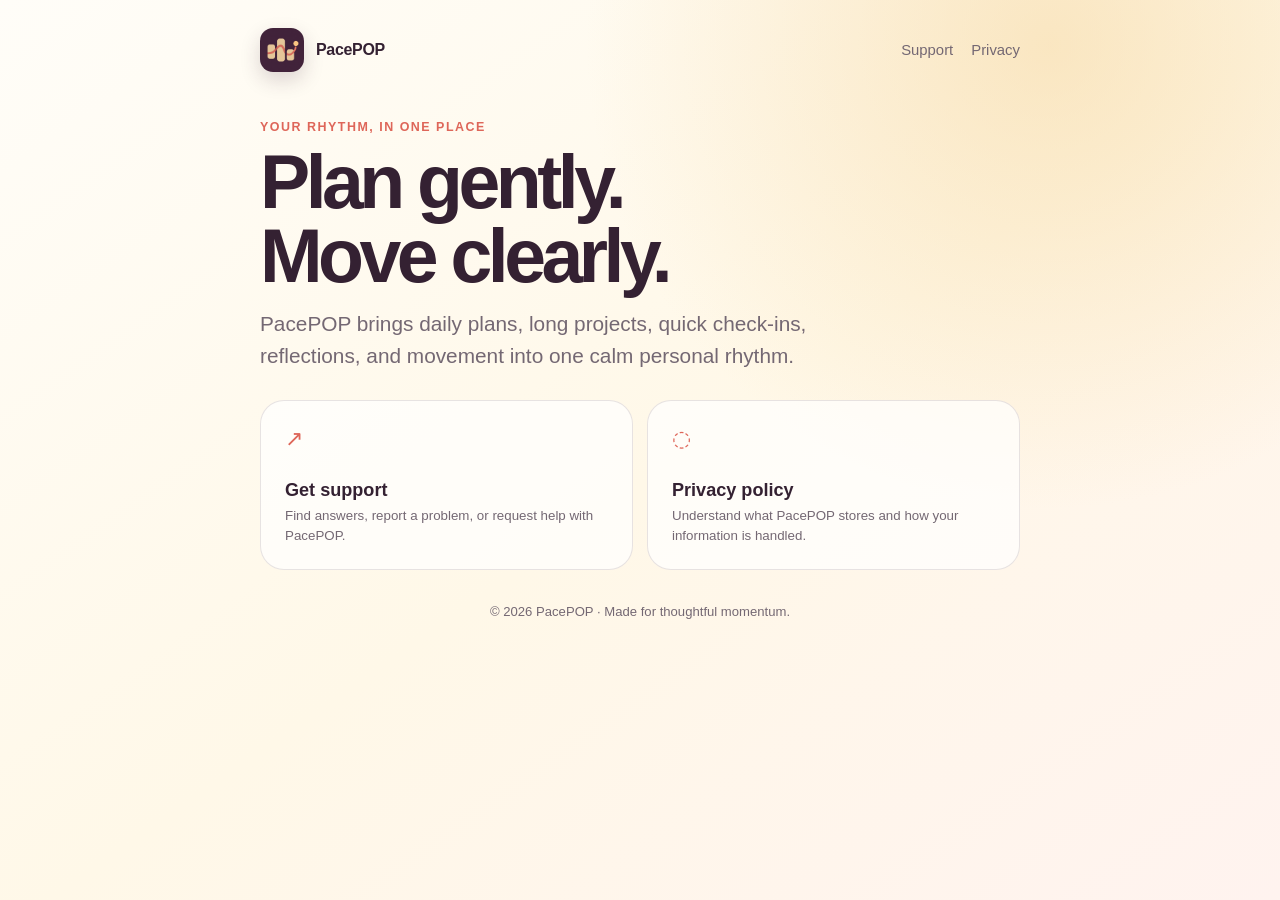
<file: index.html>
<!doctype html>
<html lang="en">
<head>
  <meta charset="utf-8">
  <meta name="viewport" content="width=device-width, initial-scale=1">
  <meta name="description" content="Official support and privacy information for PacePOP, a calm planner for tasks, habits, reflections, and movement.">
  <meta name="theme-color" content="#3c2038">
  <title>PacePOP — Support & Privacy</title>
  <link rel="icon" href="pacepop-icon.png">
  <link rel="apple-touch-icon" href="pacepop-icon.png">
  <link rel="stylesheet" href="styles.css">
</head>
<body>
  <main class="shell">
    <nav aria-label="Main navigation">
      <a class="brand" href="./"><img src="pacepop-icon.png" alt=""><span>PacePOP</span></a>
      <div class="nav-links"><a href="support/">Support</a><a href="privacy/">Privacy</a></div>
    </nav>

    <section class="hero">
      <p class="eyebrow">Your rhythm, in one place</p>
      <h1>Plan gently.<br>Move clearly.</h1>
      <p class="lead">PacePOP brings daily plans, long projects, quick check-ins, reflections, and movement into one calm personal rhythm.</p>
    </section>

    <section class="choices" aria-label="Help resources">
      <a class="choice" href="support/"><span aria-hidden="true">↗</span><strong>Get support</strong><small>Find answers, report a problem, or request help with PacePOP.</small></a>
      <a class="choice" href="privacy/"><span aria-hidden="true">◌</span><strong>Privacy policy</strong><small>Understand what PacePOP stores and how your information is handled.</small></a>
    </section>

    <footer>© 2026 PacePOP · Made for thoughtful momentum.</footer>
  </main>
</body>
</html>
</file>
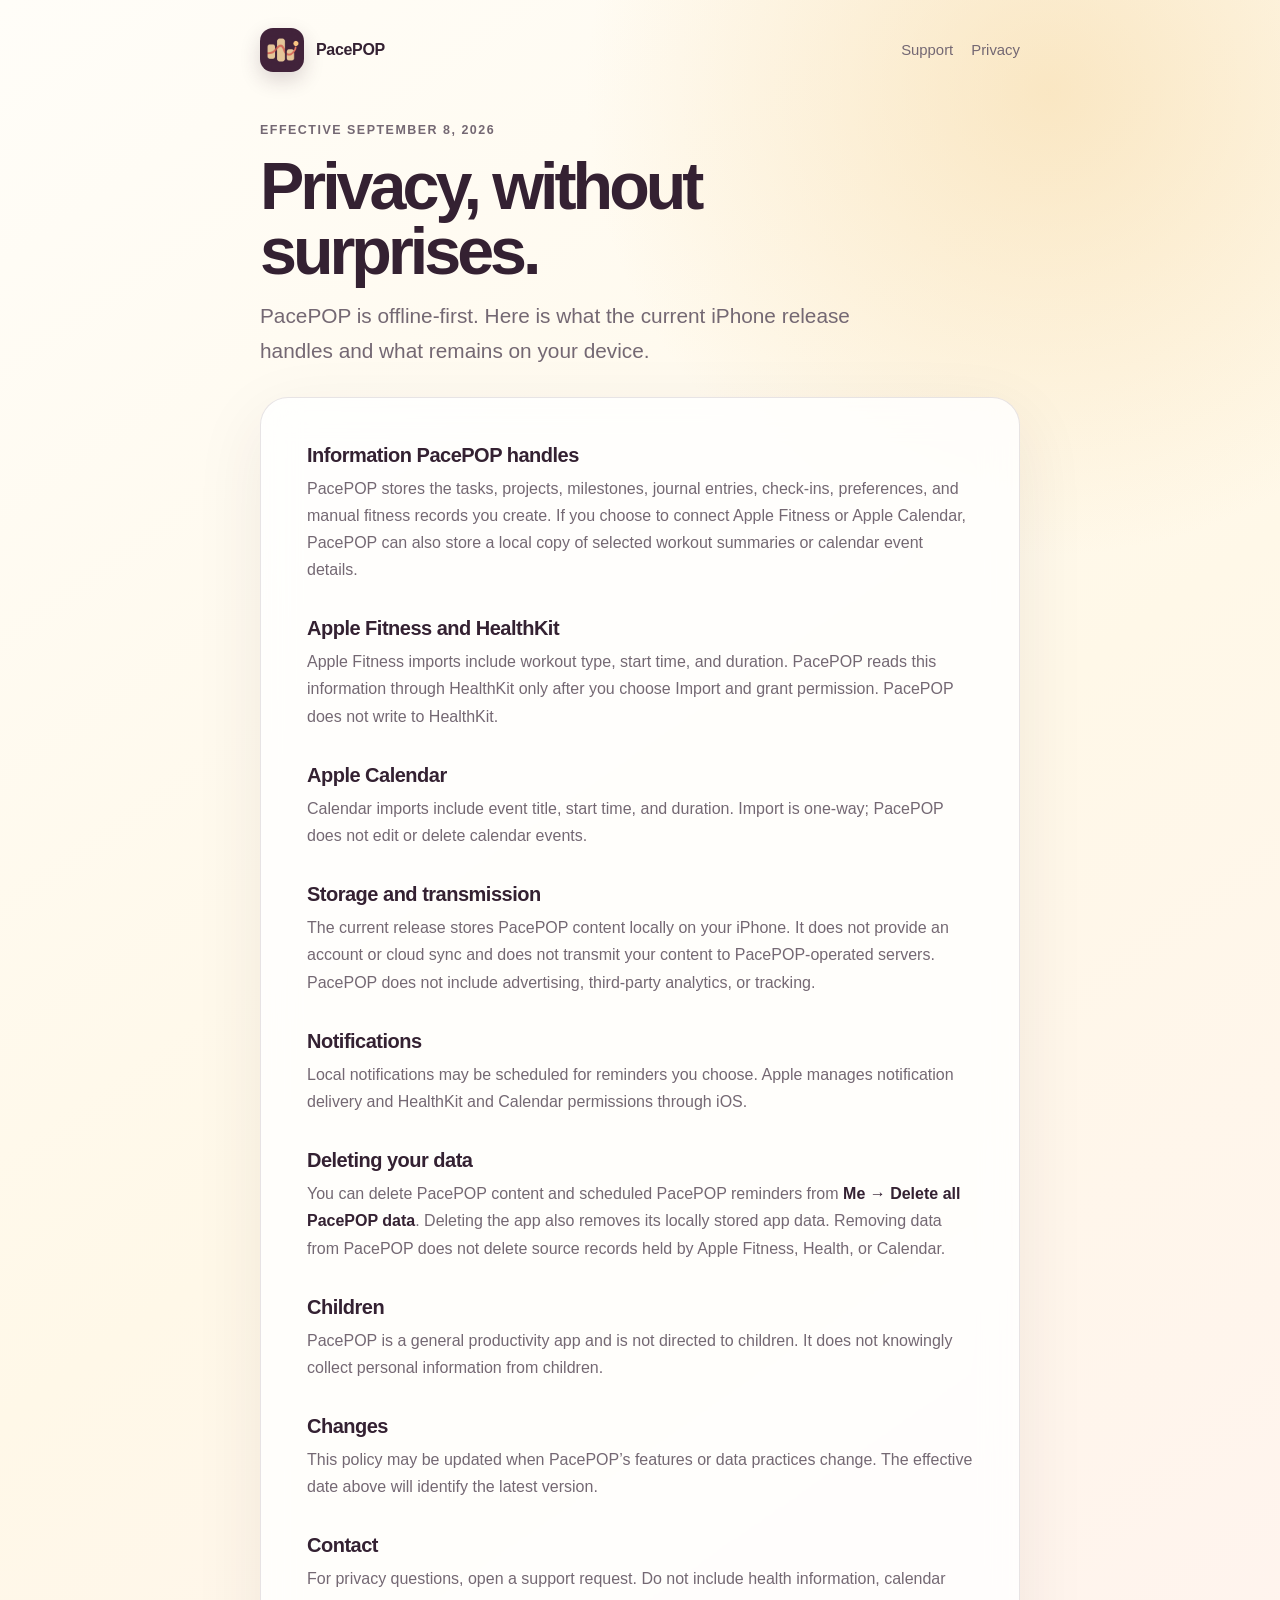
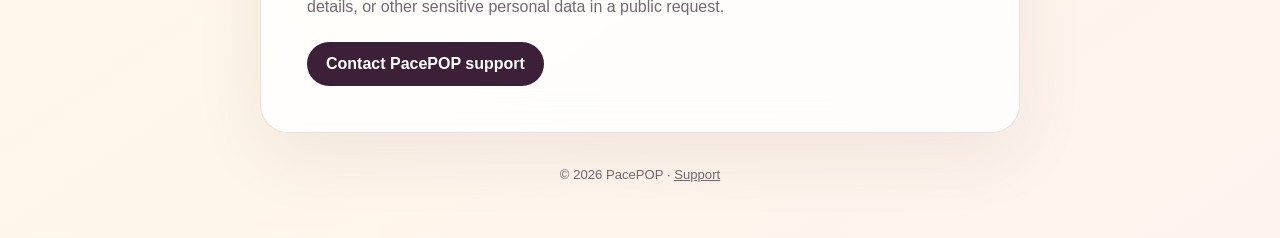
<file: privacy/index.html>
<!doctype html>
<html lang="en">
<head>
  <meta charset="utf-8">
  <meta name="viewport" content="width=device-width, initial-scale=1">
  <meta name="description" content="Privacy policy for the PacePOP iPhone app.">
  <meta name="theme-color" content="#3c2038">
  <title>PacePOP Privacy Policy</title>
  <link rel="icon" href="../pacepop-icon.png">
  <link rel="stylesheet" href="../styles.css">
</head>
<body>
  <main class="shell article">
    <nav aria-label="Main navigation">
      <a class="brand" href="../"><img src="../pacepop-icon.png" alt=""><span>PacePOP</span></a>
      <div class="nav-links"><a href="../support/">Support</a><a href="./" aria-current="page">Privacy</a></div>
    </nav>

    <section class="hero">
      <p class="eyebrow">Effective September 8, 2026</p>
      <h1>Privacy, without surprises.</h1>
      <p class="lead">PacePOP is offline-first. Here is what the current iPhone release handles and what remains on your device.</p>
    </section>

    <article class="card">
      <h2>Information PacePOP handles</h2>
      <p>PacePOP stores the tasks, projects, milestones, journal entries, check-ins, preferences, and manual fitness records you create. If you choose to connect Apple Fitness or Apple Calendar, PacePOP can also store a local copy of selected workout summaries or calendar event details.</p>

      <h2>Apple Fitness and HealthKit</h2>
      <p>Apple Fitness imports include workout type, start time, and duration. PacePOP reads this information through HealthKit only after you choose Import and grant permission. PacePOP does not write to HealthKit.</p>

      <h2>Apple Calendar</h2>
      <p>Calendar imports include event title, start time, and duration. Import is one-way; PacePOP does not edit or delete calendar events.</p>

      <h2>Storage and transmission</h2>
      <p>The current release stores PacePOP content locally on your iPhone. It does not provide an account or cloud sync and does not transmit your content to PacePOP-operated servers. PacePOP does not include advertising, third-party analytics, or tracking.</p>

      <h2>Notifications</h2>
      <p>Local notifications may be scheduled for reminders you choose. Apple manages notification delivery and HealthKit and Calendar permissions through iOS.</p>

      <h2>Deleting your data</h2>
      <p>You can delete PacePOP content and scheduled PacePOP reminders from <strong>Me → Delete all PacePOP data</strong>. Deleting the app also removes its locally stored app data. Removing data from PacePOP does not delete source records held by Apple Fitness, Health, or Calendar.</p>

      <h2>Children</h2>
      <p>PacePOP is a general productivity app and is not directed to children. It does not knowingly collect personal information from children.</p>

      <h2>Changes</h2>
      <p>This policy may be updated when PacePOP’s features or data practices change. The effective date above will identify the latest version.</p>

      <h2>Contact</h2>
      <p>For privacy questions, open a support request. Do not include health information, calendar details, or other sensitive personal data in a public request.</p>
      <a class="button" href="https://github.com/zyh-m/PacePOP/issues/new" rel="noopener">Contact PacePOP support</a>
    </article>

    <footer>© 2026 PacePOP · <a href="../support/">Support</a></footer>
  </main>
</body>
</html>
</file>
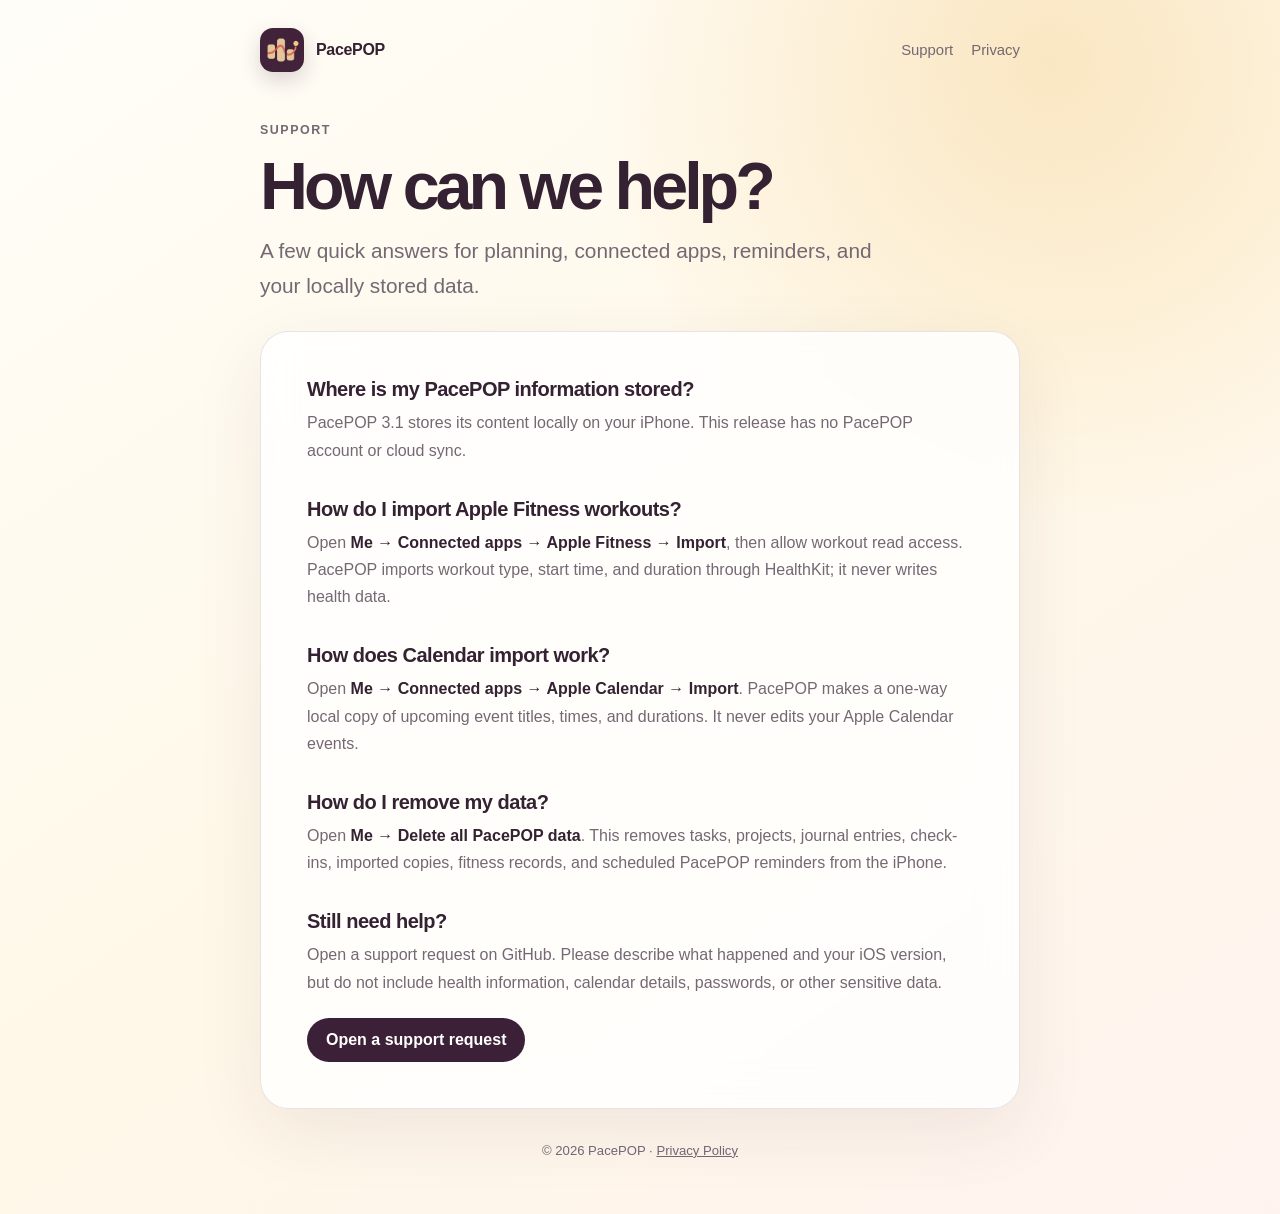
<file: support/index.html>
<!doctype html>
<html lang="en">
<head>
  <meta charset="utf-8">
  <meta name="viewport" content="width=device-width, initial-scale=1">
  <meta name="description" content="Support for the PacePOP iPhone app.">
  <meta name="theme-color" content="#3c2038">
  <title>PacePOP Support</title>
  <link rel="icon" href="../pacepop-icon.png">
  <link rel="stylesheet" href="../styles.css">
</head>
<body>
  <main class="shell article">
    <nav aria-label="Main navigation">
      <a class="brand" href="../"><img src="../pacepop-icon.png" alt=""><span>PacePOP</span></a>
      <div class="nav-links"><a href="./" aria-current="page">Support</a><a href="../privacy/">Privacy</a></div>
    </nav>

    <section class="hero">
      <p class="eyebrow">Support</p>
      <h1>How can we help?</h1>
      <p class="lead">A few quick answers for planning, connected apps, reminders, and your locally stored data.</p>
    </section>

    <article class="card">
      <h2>Where is my PacePOP information stored?</h2>
      <p>PacePOP 3.1 stores its content locally on your iPhone. This release has no PacePOP account or cloud sync.</p>

      <h2>How do I import Apple Fitness workouts?</h2>
      <p>Open <strong>Me → Connected apps → Apple Fitness → Import</strong>, then allow workout read access. PacePOP imports workout type, start time, and duration through HealthKit; it never writes health data.</p>

      <h2>How does Calendar import work?</h2>
      <p>Open <strong>Me → Connected apps → Apple Calendar → Import</strong>. PacePOP makes a one-way local copy of upcoming event titles, times, and durations. It never edits your Apple Calendar events.</p>

      <h2>How do I remove my data?</h2>
      <p>Open <strong>Me → Delete all PacePOP data</strong>. This removes tasks, projects, journal entries, check-ins, imported copies, fitness records, and scheduled PacePOP reminders from the iPhone.</p>

      <h2>Still need help?</h2>
      <p>Open a support request on GitHub. Please describe what happened and your iOS version, but do not include health information, calendar details, passwords, or other sensitive data.</p>
      <a class="button" href="https://github.com/zyh-m/PacePOP/issues/new" rel="noopener">Open a support request</a>
    </article>

    <footer>© 2026 PacePOP · <a href="../privacy/">Privacy Policy</a></footer>
  </main>
</body>
</html>
</file>
<file: styles.css>
:root {
  color-scheme: light;
  --ink: #342132;
  --muted: #746873;
  --plum: #3c2038;
  --coral: #de6659;
  --cream: #fff8e8;
  --gold: #f5d59b;
  --paper: rgba(255, 255, 255, 0.82);
  --line: rgba(60, 32, 56, 0.12);
  font-family: -apple-system, BlinkMacSystemFont, "SF Pro Display", "Segoe UI", sans-serif;
}

* { box-sizing: border-box; }

body {
  margin: 0;
  color: var(--ink);
  background:
    radial-gradient(circle at 82% 5%, rgba(245, 213, 155, 0.52), transparent 29rem),
    linear-gradient(145deg, #fffdf8 0%, var(--cream) 52%, #fff3ef 100%);
  min-height: 100vh;
}

a { color: inherit; }

.shell {
  width: min(760px, calc(100% - 36px));
  margin: 0 auto;
  padding: 28px 0 56px;
}

nav {
  display: flex;
  align-items: center;
  justify-content: space-between;
  gap: 18px;
  margin-bottom: 48px;
}

.brand {
  display: inline-flex;
  align-items: center;
  gap: 12px;
  font-weight: 760;
  text-decoration: none;
  letter-spacing: -0.02em;
}

.brand img {
  width: 44px;
  height: 44px;
  border-radius: 13px;
  box-shadow: 0 8px 20px rgba(60, 32, 56, 0.18);
}

.nav-links { display: flex; gap: 18px; }
.nav-links a { color: var(--muted); font-size: 0.93rem; text-decoration: none; }
.nav-links a:hover, .nav-links a:focus-visible { color: var(--coral); }

.hero { margin: 0 0 28px; }
.eyebrow {
  color: var(--coral);
  font-size: 0.78rem;
  font-weight: 750;
  letter-spacing: 0.12em;
  text-transform: uppercase;
}

h1 {
  max-width: 670px;
  margin: 10px 0 14px;
  font-size: clamp(2.4rem, 8vw, 4.7rem);
  line-height: 0.98;
  letter-spacing: -0.06em;
}

.lead {
  max-width: 620px;
  margin: 0;
  color: var(--muted);
  font-size: clamp(1.08rem, 2.4vw, 1.3rem);
  line-height: 1.55;
}

.card {
  margin-top: 24px;
  padding: clamp(22px, 5vw, 38px);
  border: 1px solid var(--line);
  border-radius: 28px;
  background: var(--paper);
  box-shadow: 0 22px 70px rgba(60, 32, 56, 0.08);
  backdrop-filter: blur(18px);
}

.card h2 { margin: 0 0 9px; font-size: 1.35rem; letter-spacing: -0.025em; }
.card p { margin: 0; color: var(--muted); line-height: 1.65; }

.choices {
  display: grid;
  grid-template-columns: repeat(2, minmax(0, 1fr));
  gap: 14px;
  margin-top: 26px;
}

.choice {
  display: block;
  min-height: 150px;
  padding: 24px;
  border: 1px solid var(--line);
  border-radius: 24px;
  background: rgba(255, 255, 255, 0.7);
  text-decoration: none;
  transition: transform 160ms ease, box-shadow 160ms ease;
}

.choice:hover, .choice:focus-visible {
  transform: translateY(-3px);
  box-shadow: 0 15px 40px rgba(60, 32, 56, 0.12);
}

.choice span { display: block; margin-bottom: 28px; color: var(--coral); font-size: 1.4rem; }
.choice strong { display: block; margin-bottom: 5px; font-size: 1.13rem; }
.choice small { color: var(--muted); line-height: 1.45; }

.article h1 { font-size: clamp(2.25rem, 7vw, 4.15rem); }
.article .card { padding: clamp(22px, 6vw, 46px); }
.article h2 { margin: 34px 0 8px; font-size: 1.25rem; }
.article h2:first-child { margin-top: 0; }
.article p, .article li { color: var(--muted); line-height: 1.7; }
.article ul { padding-left: 1.25rem; }
.article strong { color: var(--ink); }

.button {
  display: inline-flex;
  margin-top: 22px;
  padding: 13px 19px;
  border-radius: 999px;
  background: var(--plum);
  color: white;
  font-weight: 700;
  text-decoration: none;
}

footer {
  margin-top: 34px;
  color: var(--muted);
  font-size: 0.82rem;
  text-align: center;
}

@media (max-width: 600px) {
  .shell { width: min(100% - 28px, 760px); padding-top: 18px; }
  nav { margin-bottom: 38px; }
  .nav-links { gap: 12px; }
  .choices { grid-template-columns: 1fr; }
  .choice { min-height: 132px; }
}
</file>
